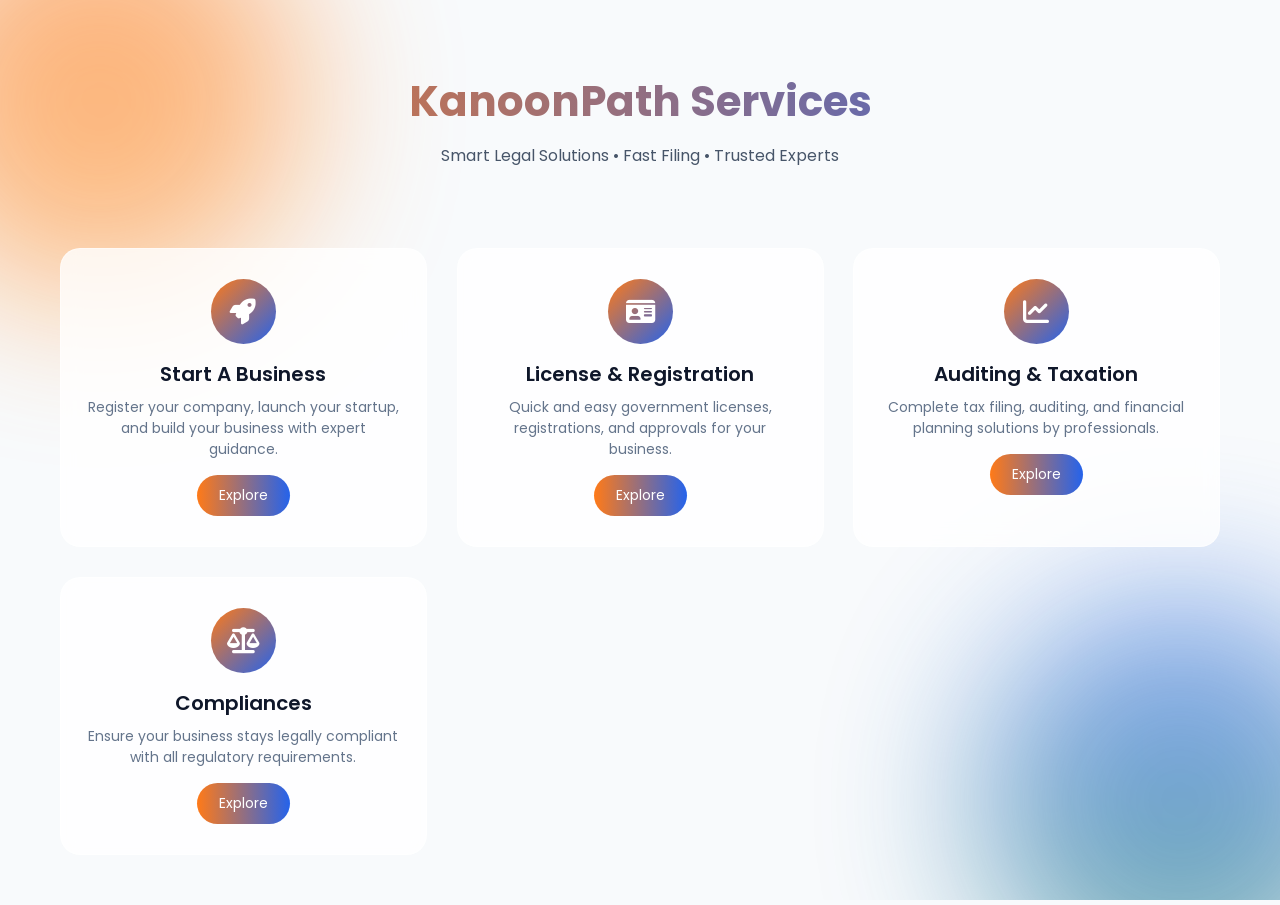
<file: services.html>
<!DOCTYPE html>
<html lang="en">
<head>
<meta charset="UTF-8">
<meta name="viewport" content="width=device-width, initial-scale=1.0">
<title>KanoonPath Services</title>

<link href="https://fonts.googleapis.com/css2?family=Poppins:wght@300;400;500;600;700&display=swap" rel="stylesheet">
<link rel="stylesheet" href="https://cdnjs.cloudflare.com/ajax/libs/font-awesome/6.5.0/css/all.min.css">

<style>
*{margin:0;padding:0;box-sizing:border-box;font-family:'Poppins',sans-serif}

:root{
  --orange:#ff7a18;
  --orange2:#ff9a3c;
  --blue:#2563eb;
  --teal:#0f766e;
  --dark:#0f172a;
}

body{
  background:#f8fafc;
  overflow-x:hidden;
}

/* SAFE BACKGROUND (NO FLICKER) */
.bg-blur{
  position:fixed;
  top:0;
  left:0;
  width:100%;
  height:100%;
  z-index:-1;
  overflow:hidden;
}

.blob{
  position:absolute;
  width:400px;
  height:400px;
  border-radius:50%;
  filter:blur(80px);
  opacity:0.6;
}

.blob1{
  background:linear-gradient(var(--orange),var(--orange2));
  top:-100px;
  left:-100px;
}

.blob2{
  background:linear-gradient(var(--blue),var(--teal));
  bottom:-100px;
  right:-100px;
}

/* HEADER */
.header{
  text-align:center;
  padding:70px 20px 30px;
}

.header h1{
  font-size:42px;
  font-weight:700;
  background:linear-gradient(90deg,var(--orange),var(--blue));
  -webkit-background-clip:text;
  -webkit-text-fill-color:transparent;
}

.header p{
  margin-top:10px;
  color:#475569;
}

/* GRID */
.services-container{
  display:grid;
  grid-template-columns:repeat(auto-fit,minmax(280px,1fr));
  gap:30px;
  padding:50px 60px;
}

/* CARD (PERFORMANCE FIXED) */
.service-card{
  background:#ffffffcc;
  backdrop-filter:blur(10px);
  border-radius:20px;
  padding:30px 25px;
  text-align:center;
  transition:transform .3s ease, box-shadow .3s ease;
  border:1px solid rgba(255,255,255,0.4);
  will-change:transform;
}

.service-card:hover{
  transform:translateY(-8px);
  box-shadow:0 15px 40px rgba(0,0,0,0.15);
}

/* ICON */
.icon-wrap{
  width:65px;height:65px;
  margin:0 auto 15px;
  border-radius:50%;
  display:flex;
  align-items:center;
  justify-content:center;
  background:linear-gradient(135deg,var(--orange),var(--blue));
  color:#fff;
  font-size:26px;
}

.service-card h2{
  font-size:20px;
  font-weight:600;
  margin-bottom:8px;
  color:var(--dark);
}

.service-card p{
  font-size:14px;
  color:#64748b;
}

/* BUTTON */
.service-card a{
  display:inline-block;
  margin-top:15px;
  padding:10px 22px;
  border-radius:25px;
  background:linear-gradient(90deg,var(--orange),var(--blue));
  color:#fff;
  text-decoration:none;
  font-size:14px;
  transition:all .3s;
}

.service-card a:hover{
  transform:translateY(-2px);
  box-shadow:0 8px 20px rgba(0,0,0,0.2);
}

/* RESPONSIVE */
@media(max-width:768px){
  .services-container{padding:20px}
  .header h1{font-size:30px}
}

</style>
</head>

<body>

<div class="bg-blur">
  <div class="blob blob1"></div>
  <div class="blob blob2"></div>
</div>

<div class="header">
  <h1>KanoonPath Services</h1>
  <p>Smart Legal Solutions • Fast Filing • Trusted Experts</p>
</div>

<div class="services-container">

  <div class="service-card">
    <div class="icon-wrap"><i class="fa-solid fa-rocket"></i></div>
    <h2>Start A Business</h2>
    <p>Register your company, launch your startup, and build your business with expert guidance.</p>
    <a href="Services/Start a Business.html">Explore</a>
  </div>

  <div class="service-card">
    <div class="icon-wrap"><i class="fa-solid fa-id-card"></i></div>
    <h2>License & Registration</h2>
    <p>Quick and easy government licenses, registrations, and approvals for your business.</p>
    <a href="#">Explore</a>
  </div>

  <div class="service-card">
    <div class="icon-wrap"><i class="fa-solid fa-chart-line"></i></div>
    <h2>Auditing & Taxation</h2>
    <p>Complete tax filing, auditing, and financial planning solutions by professionals.</p>
    <a href="#">Explore</a>
  </div>

  <div class="service-card">
    <div class="icon-wrap"><i class="fa-solid fa-scale-balanced"></i></div>
    <h2>Compliances</h2>
    <p>Ensure your business stays legally compliant with all regulatory requirements.</p>
    <a href="#">Explore</a>
  </div>

</div>

</body>
</html>
</file>
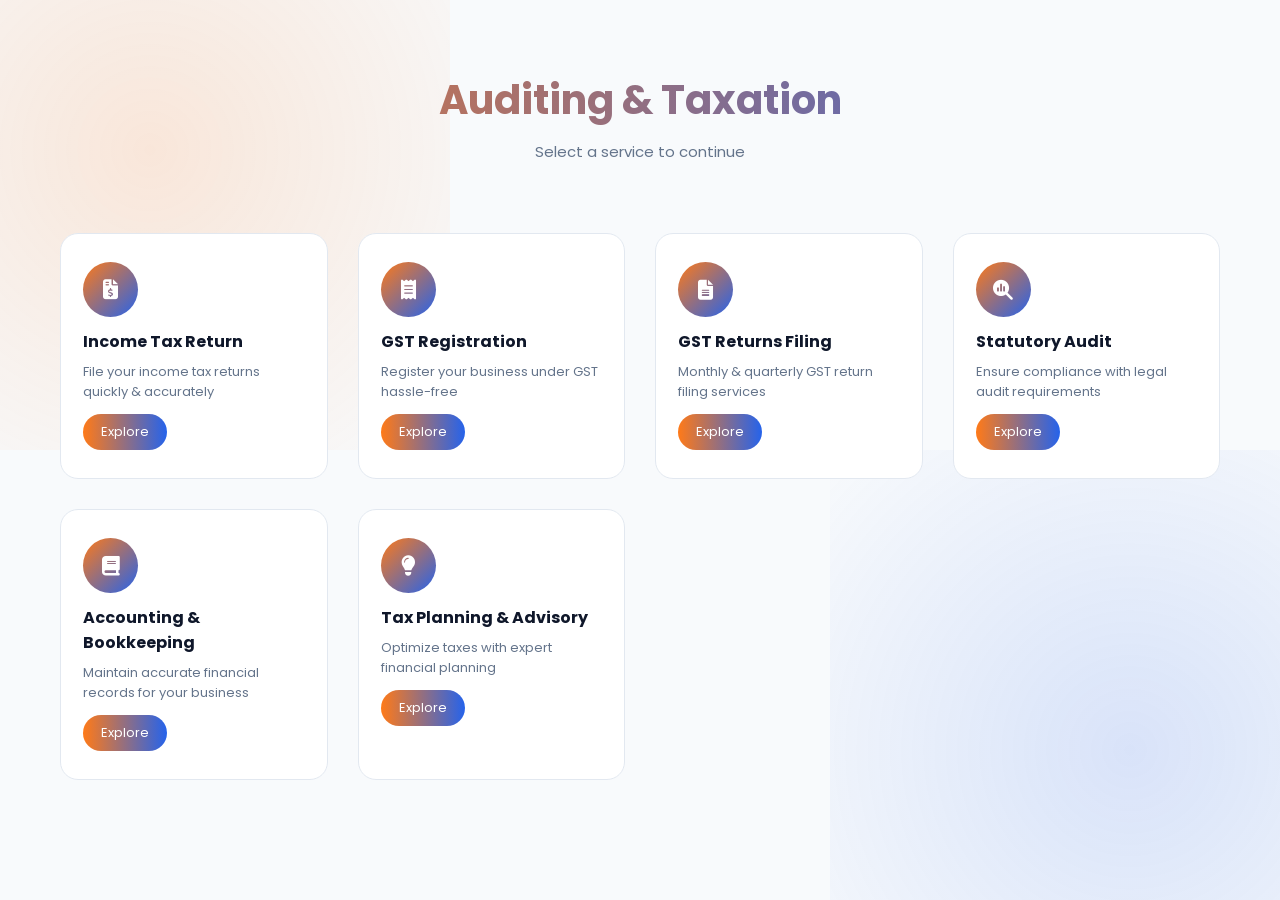
<file: Services/Auditing & Taxation.html>
<!DOCTYPE html>
<html lang="en">
<head>
<meta charset="UTF-8">
<meta name="viewport" content="width=device-width, initial-scale=1.0">
<title>Start A Business - KanoonPath</title>

<link href="https://fonts.googleapis.com/css2?family=Poppins:wght@300;400;500;600;700&display=swap" rel="stylesheet">
<link rel="stylesheet" href="https://cdnjs.cloudflare.com/ajax/libs/font-awesome/6.5.0/css/all.min.css">
<link rel="stylesheet" href="service.css">
<!-- <style>
*{margin:0;padding:0;box-sizing:border-box;font-family:'Poppins',sans-serif}

:root{
  --orange:#ff7a18;
  --orange2:#ff9a3c;
  --blue:#2563eb;
  --dark:#0f172a;
}

body{
  background:#f8fafc;
}

/* subtle gradient background */
body::before{
  content:"";
  position:fixed;
  width:600px;
  height:600px;
  background:radial-gradient(circle,rgba(255,122,24,0.15),transparent);
  top:-150px;
  left:-150px;
  z-index:-1;
}

body::after{
  content:"";
  position:fixed;
  width:600px;
  height:600px;
  background:radial-gradient(circle,rgba(37,99,235,0.15),transparent);
  bottom:-150px;
  right:-150px;
  z-index:-1;
}

.header{
  text-align:center;
  padding:70px 20px 30px;
}

.header h1{
  font-size:40px;
  font-weight:700;
  background:linear-gradient(90deg,var(--orange),var(--blue));
  -webkit-background-clip:text;
  -webkit-text-fill-color:transparent;
}

.header p{
  margin-top:10px;
  color:#64748b;
  font-size:15px;
}

/* GRID */
.services-container{
  display:grid;
  grid-template-columns:repeat(auto-fit,minmax(260px,1fr));
  gap:30px;
  padding:40px 60px 70px;
}

/* CARD */
.service-card{
  background:#ffffff;
  border-radius:18px;
  padding:28px 22px;
  transition:all .3s ease;
  border:1px solid #e2e8f0;
  position:relative;
  overflow:hidden;
}

/* gradient border effect */
.service-card::before{
  content:"";
  position:absolute;
  inset:0;
  border-radius:18px;
  padding:1px;
  background:linear-gradient(120deg,var(--orange),var(--blue));
  -webkit-mask:
    linear-gradient(#fff 0 0) content-box,
    linear-gradient(#fff 0 0);
  -webkit-mask-composite:xor;
  mask-composite:exclude;
  opacity:0;
  transition:.3s;
}

.service-card:hover::before{opacity:1}

.service-card:hover{
  transform:translateY(-8px);
  box-shadow:0 15px 40px rgba(0,0,0,0.12);
}

/* ICON CIRCLE */
.icon{
  width:55px;
  height:55px;
  border-radius:50%;
  display:flex;
  align-items:center;
  justify-content:center;
  background:linear-gradient(135deg,var(--orange),var(--blue));
  color:#fff;
  font-size:20px;
  margin-bottom:12px;
}

.service-card h3{
  font-size:16px;
  margin-bottom:8px;
  color:var(--dark);
}

.service-card p{
  font-size:13px;
  color:#64748b;
  margin-bottom:12px;
}

/* BUTTON */
.service-card a{
  display:inline-block;
  padding:8px 18px;
  border-radius:20px;
  background:linear-gradient(90deg,var(--orange),var(--blue));
  color:#fff;
  text-decoration:none;
  font-size:13px;
  transition:.3s;
}

.service-card a:hover{
  transform:translateY(-2px);
  box-shadow:0 8px 18px rgba(0,0,0,0.2);
}

/* hover shine */
.service-card::after{
  content:"";
  position:absolute;
  top:0;left:-100%;
  width:100%;height:100%;
  background:linear-gradient(120deg,transparent,rgba(255,255,255,0.6),transparent);
  transition:.6s;
}

.service-card:hover::after{left:100%}

@media(max-width:768px){
  .services-container{padding:20px}
  .header h1{font-size:30px}
}

</style> -->
</head>

<body>

<div class="header">
  <h1>Auditing & Taxation</h1>
  <p>Select a service to continue</p>
</div>

<div class="services-container">

  <div class="service-card">
    <div class="icon"><i class="fa-solid fa-file-invoice-dollar"></i></div>
    <h3>Income Tax Return</h3>
    <p>File your income tax returns quickly & accurately</p>
    <a href="/Auditing and Taxation/incometax.html">Explore</a>
  </div>

  <div class="service-card">
    <div class="icon"><i class="fa-solid fa-receipt"></i></div>
    <h3>GST Registration</h3>
    <p>Register your business under GST hassle-free</p>
    <a href="/Auditing and Taxation/GST_registration.html">Explore</a>
  </div>

  <div class="service-card">
    <div class="icon"><i class="fa-solid fa-file-lines"></i></div>
    <h3>GST Returns Filing</h3>
    <p>Monthly & quarterly GST return filing services</p>
    <a href="/Auditing and Taxation/GST_returns.html">Explore</a>
  </div>

  <div class="service-card">
    <div class="icon"><i class="fa-solid fa-magnifying-glass-chart"></i></div>
    <h3>Statutory Audit</h3>
    <p>Ensure compliance with legal audit requirements</p>
    <a href="/Auditing and Taxation/statutory.html">Explore</a>
  </div>

  <div class="service-card">
    <div class="icon"><i class="fa-solid fa-book"></i></div>
    <h3>Accounting & Bookkeeping</h3>
    <p>Maintain accurate financial records for your business</p>
    <a href="/Auditing and Taxation/accounting_bookkeeping.html">Explore</a>
  </div>

  <div class="service-card">
    <div class="icon"><i class="fa-solid fa-lightbulb"></i></div>
    <h3>Tax Planning & Advisory</h3>
    <p>Optimize taxes with expert financial planning</p>
    <a href="/Auditing and Taxation/tax_planning.html">Explore</a>
  </div>

</div>

</body>
</html>
</file>
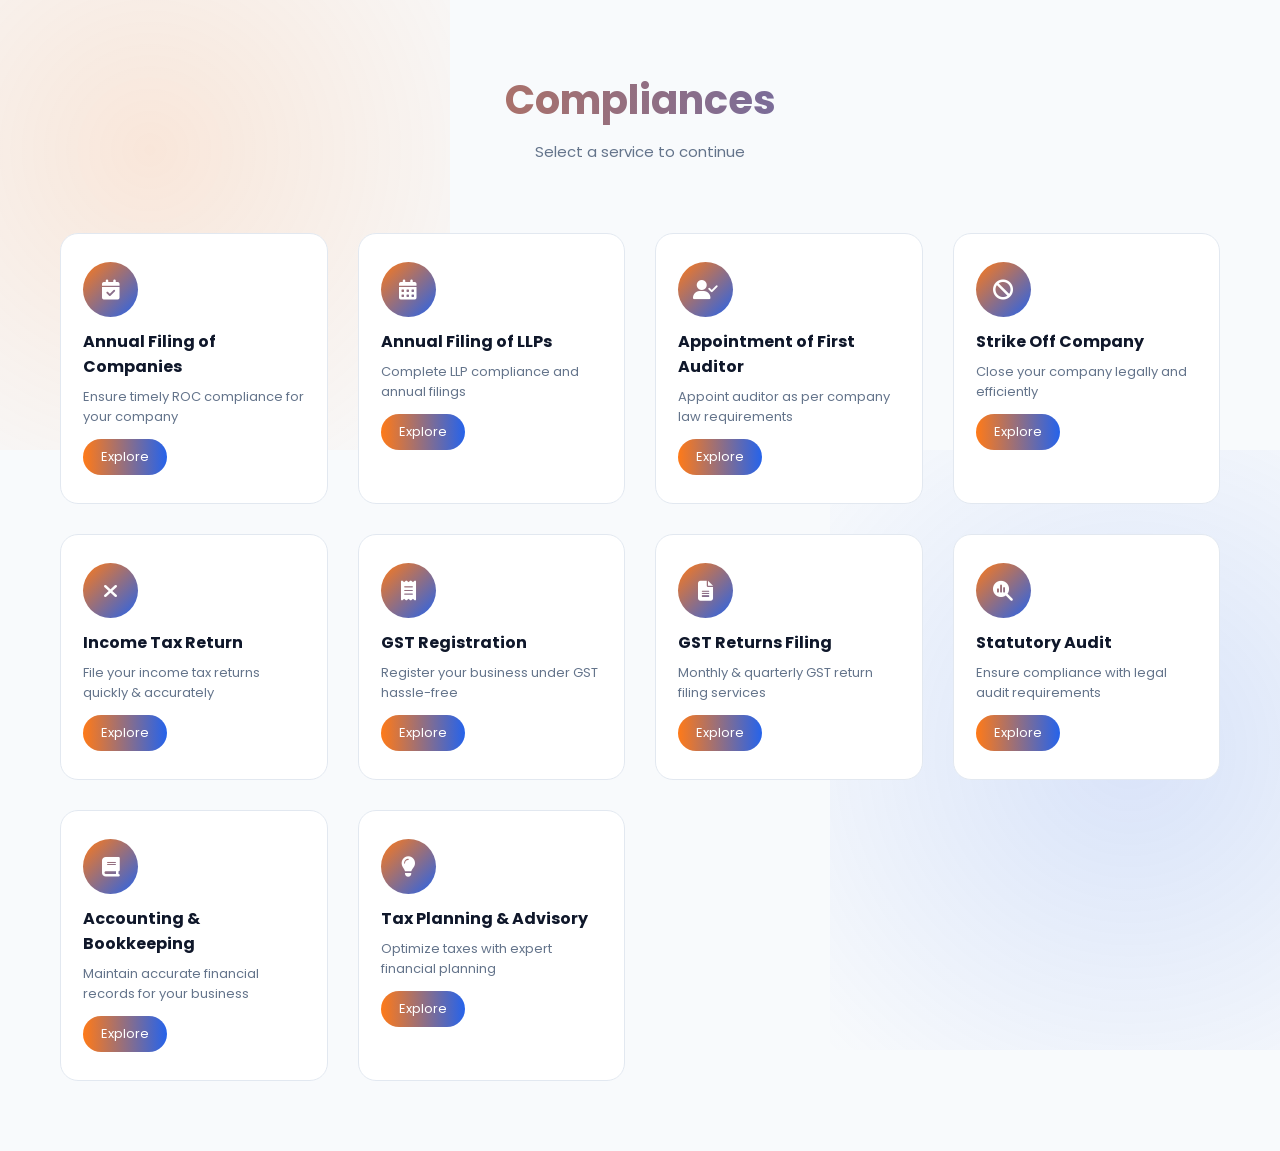
<file: Services/Compliances.html>
<!DOCTYPE html>
<html lang="en">
<head>
<meta charset="UTF-8">
<meta name="viewport" content="width=device-width, initial-scale=1.0">
<title>Start A Business - KanoonPath</title>

<link href="https://fonts.googleapis.com/css2?family=Poppins:wght@300;400;500;600;700&display=swap" rel="stylesheet">
<link rel="stylesheet" href="https://cdnjs.cloudflare.com/ajax/libs/font-awesome/6.5.0/css/all.min.css">
<link rel="stylesheet" href="service.css">
<!-- <style>
*{margin:0;padding:0;box-sizing:border-box;font-family:'Poppins',sans-serif}

:root{
  --orange:#ff7a18;
  --orange2:#ff9a3c;
  --blue:#2563eb;
  --dark:#0f172a;
}

body{
  background:#f8fafc;
}

/* subtle gradient background */
body::before{
  content:"";
  position:fixed;
  width:600px;
  height:600px;
  background:radial-gradient(circle,rgba(255,122,24,0.15),transparent);
  top:-150px;
  left:-150px;
  z-index:-1;
}

body::after{
  content:"";
  position:fixed;
  width:600px;
  height:600px;
  background:radial-gradient(circle,rgba(37,99,235,0.15),transparent);
  bottom:-150px;
  right:-150px;
  z-index:-1;
}

.header{
  text-align:center;
  padding:70px 20px 30px;
}

.header h1{
  font-size:40px;
  font-weight:700;
  background:linear-gradient(90deg,var(--orange),var(--blue));
  -webkit-background-clip:text;
  -webkit-text-fill-color:transparent;
}

.header p{
  margin-top:10px;
  color:#64748b;
  font-size:15px;
}

/* GRID */
.services-container{
  display:grid;
  grid-template-columns:repeat(auto-fit,minmax(260px,1fr));
  gap:30px;
  padding:40px 60px 70px;
}

/* CARD */
.service-card{
  background:#ffffff;
  border-radius:18px;
  padding:28px 22px;
  transition:all .3s ease;
  border:1px solid #e2e8f0;
  position:relative;
  overflow:hidden;
}

/* gradient border effect */
.service-card::before{
  content:"";
  position:absolute;
  inset:0;
  border-radius:18px;
  padding:1px;
  background:linear-gradient(120deg,var(--orange),var(--blue));
  -webkit-mask:
    linear-gradient(#fff 0 0) content-box,
    linear-gradient(#fff 0 0);
  -webkit-mask-composite:xor;
  mask-composite:exclude;
  opacity:0;
  transition:.3s;
}

.service-card:hover::before{opacity:1}

.service-card:hover{
  transform:translateY(-8px);
  box-shadow:0 15px 40px rgba(0,0,0,0.12);
}

/* ICON CIRCLE */
.icon{
  width:55px;
  height:55px;
  border-radius:50%;
  display:flex;
  align-items:center;
  justify-content:center;
  background:linear-gradient(135deg,var(--orange),var(--blue));
  color:#fff;
  font-size:20px;
  margin-bottom:12px;
}

.service-card h3{
  font-size:16px;
  margin-bottom:8px;
  color:var(--dark);
}

.service-card p{
  font-size:13px;
  color:#64748b;
  margin-bottom:12px;
}

/* BUTTON */
.service-card a{
  display:inline-block;
  padding:8px 18px;
  border-radius:20px;
  background:linear-gradient(90deg,var(--orange),var(--blue));
  color:#fff;
  text-decoration:none;
  font-size:13px;
  transition:.3s;
}

.service-card a:hover{
  transform:translateY(-2px);
  box-shadow:0 8px 18px rgba(0,0,0,0.2);
}

/* hover shine */
.service-card::after{
  content:"";
  position:absolute;
  top:0;left:-100%;
  width:100%;height:100%;
  background:linear-gradient(120deg,transparent,rgba(255,255,255,0.6),transparent);
  transition:.6s;
}

.service-card:hover::after{left:100%}

@media(max-width:768px){
  .services-container{padding:20px}
  .header h1{font-size:30px}
}

</style> -->
</head>

<body>

<div class="header">
  <h1>Compliances</h1>
  <p>Select a service to continue</p>
</div>

<div class="services-container">

  <div class="service-card">
    <div class="icon"><i class="fa-solid fa-calendar-check"></i></div>
    <h3>Annual Filing of Companies</h3>
    <p>Ensure timely ROC compliance for your company</p>
    <a href="/Compliances/annual_filling.html">Explore</a>
  </div>

  <div class="service-card">
    <div class="icon"><i class="fa-solid fa-calendar-days"></i></div>
    <h3>Annual Filing of LLPs</h3>
    <p>Complete LLP compliance and annual filings</p>
    <a href="/Compliances/annual_filling_LLP.html">Explore</a>
  </div>

  <div class="service-card">
    <div class="icon"><i class="fa-solid fa-user-check"></i></div>
    <h3>Appointment of First Auditor</h3>
    <p>Appoint auditor as per company law requirements</p>
    <a href="/Compliances/appointment_auditor.html">Explore</a>
  </div>

  <div class="service-card">
    <div class="icon"><i class="fa-solid fa-ban"></i></div>
    <h3>Strike Off Company</h3>
    <p>Close your company legally and efficiently</p>
    <a href="/Compliances/strike_company.html">Explore</a>
  </div>

  <div class="service-card">
    <div class="icon"><i class="fa-solid fa-xmark"></i></div>
    <h3>Income Tax Return</h3>
    <p>File your income tax returns quickly & accurately</p>
    <a href="/Auditing and Taxation/incometax.html">Explore</a>
  </div>

  <div class="service-card">
    <div class="icon"><i class="fa-solid fa-receipt"></i></div>
    <h3>GST Registration</h3>
    <p>Register your business under GST hassle-free</p>
    <a href="/Auditing and Taxation/GST_registration.html">Explore</a>
  </div>

  <div class="service-card">
    <div class="icon"><i class="fa-solid fa-file-lines"></i></div>
    <h3>GST Returns Filing</h3>
    <p>Monthly & quarterly GST return filing services</p>
    <a href="/Auditing and Taxation/GST_returns.html">Explore</a>
  </div>

  <div class="service-card">
    <div class="icon"><i class="fa-solid fa-magnifying-glass-chart"></i></div>
    <h3>Statutory Audit</h3>
    <p>Ensure compliance with legal audit requirements</p>
    <a href="/Auditing and Taxation/statutory.html">Explore</a>
  </div>

  <div class="service-card">
    <div class="icon"><i class="fa-solid fa-book"></i></div>
    <h3>Accounting & Bookkeeping</h3>
    <p>Maintain accurate financial records for your business</p>
    <a href="/Auditing and Taxation/accounting_bookkeeping.html">Explore</a>
  </div>

  <div class="service-card">
    <div class="icon"><i class="fa-solid fa-lightbulb"></i></div>
    <h3>Tax Planning & Advisory</h3>
    <p>Optimize taxes with expert financial planning</p>
    <a href="/Auditing and Taxation/tax_planning.html">Explore</a>
  </div>

</div>

</body>
</html>
</file>
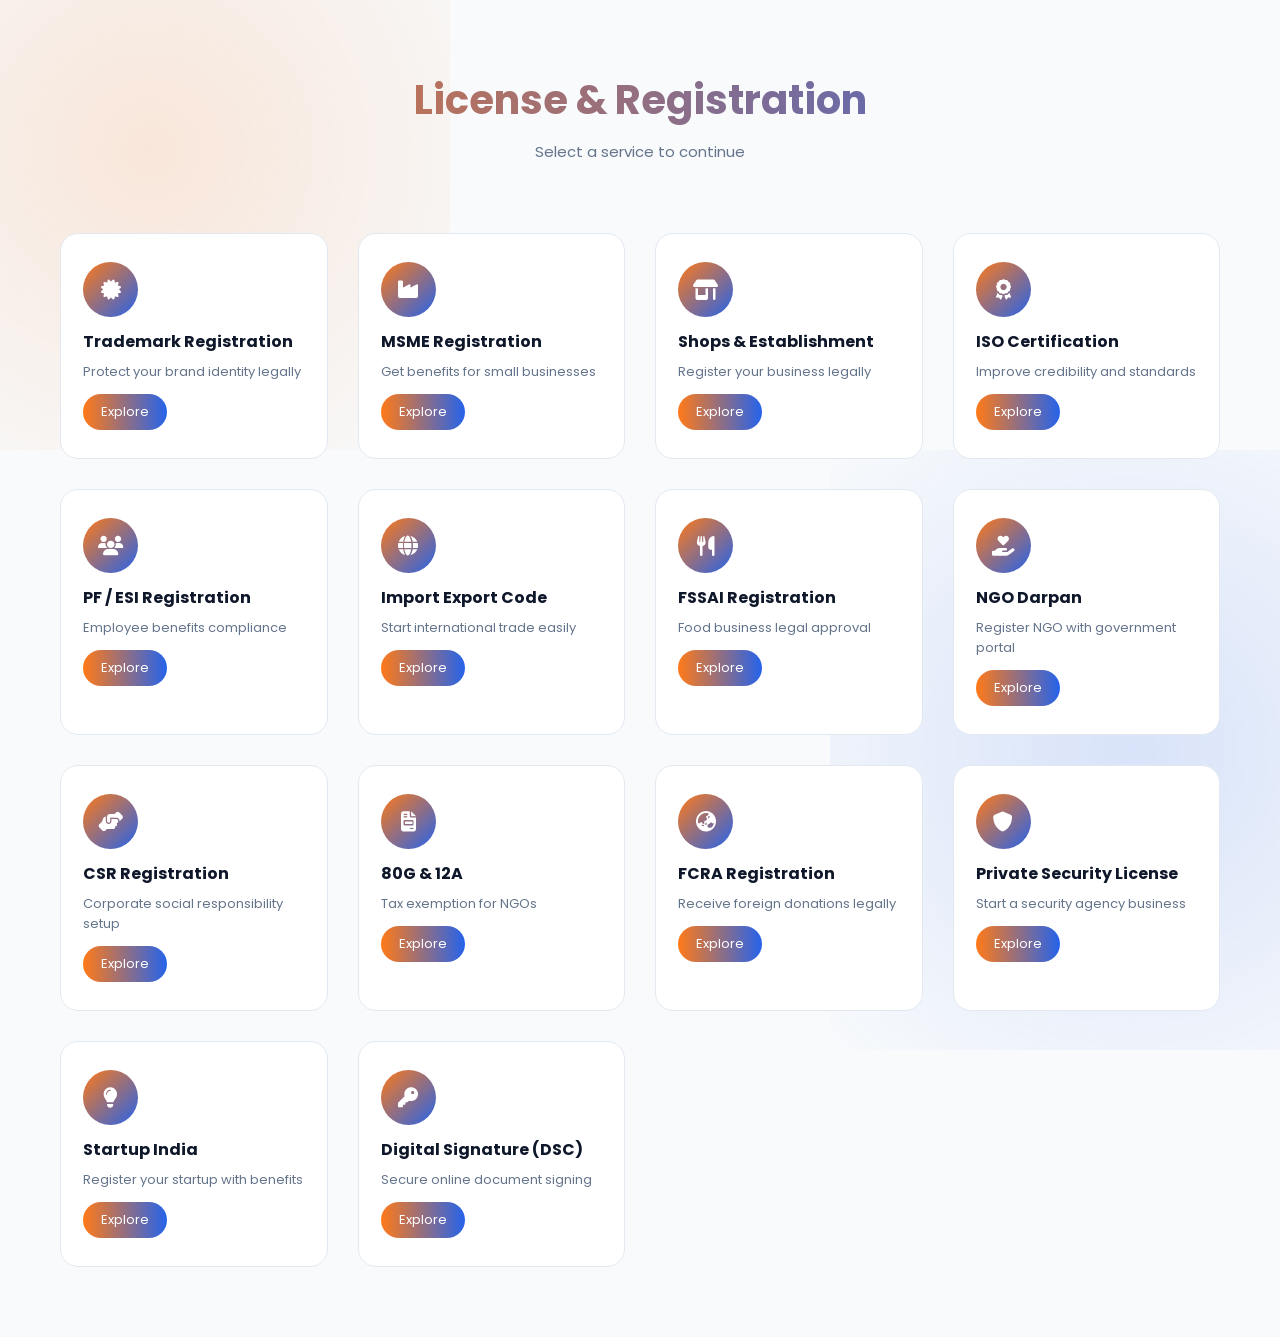
<file: Services/License & Registation.html>
<!DOCTYPE html>
<html lang="en">
<head>
<meta charset="UTF-8">
<meta name="viewport" content="width=device-width, initial-scale=1.0">
<title>Start A Business - KanoonPath</title>

<link href="https://fonts.googleapis.com/css2?family=Poppins:wght@300;400;500;600;700&display=swap" rel="stylesheet">
<link rel="stylesheet" href="https://cdnjs.cloudflare.com/ajax/libs/font-awesome/6.5.0/css/all.min.css">
<link rel="stylesheet" href="service.css">
<!-- <style>
*{margin:0;padding:0;box-sizing:border-box;font-family:'Poppins',sans-serif}

:root{
  --orange:#ff7a18;
  --orange2:#ff9a3c;
  --blue:#2563eb;
  --dark:#0f172a;
}

body{
  background:#f8fafc;
}

/* subtle gradient background */
body::before{
  content:"";
  position:fixed;
  width:600px;
  height:600px;
  background:radial-gradient(circle,rgba(255,122,24,0.15),transparent);
  top:-150px;
  left:-150px;
  z-index:-1;
}

body::after{
  content:"";
  position:fixed;
  width:600px;
  height:600px;
  background:radial-gradient(circle,rgba(37,99,235,0.15),transparent);
  bottom:-150px;
  right:-150px;
  z-index:-1;
}

.header{
  text-align:center;
  padding:70px 20px 30px;
}

.header h1{
  font-size:40px;
  font-weight:700;
  background:linear-gradient(90deg,var(--orange),var(--blue));
  -webkit-background-clip:text;
  -webkit-text-fill-color:transparent;
}

.header p{
  margin-top:10px;
  color:#64748b;
  font-size:15px;
}

/* GRID */
.services-container{
  display:grid;
  grid-template-columns:repeat(auto-fit,minmax(260px,1fr));
  gap:30px;
  padding:40px 60px 70px;
}

/* CARD */
.service-card{
  background:#ffffff;
  border-radius:18px;
  padding:28px 22px;
  transition:all .3s ease;
  border:1px solid #e2e8f0;
  position:relative;
  overflow:hidden;
}

/* gradient border effect */
.service-card::before{
  content:"";
  position:absolute;
  inset:0;
  border-radius:18px;
  padding:1px;
  background:linear-gradient(120deg,var(--orange),var(--blue));
  -webkit-mask:
    linear-gradient(#fff 0 0) content-box,
    linear-gradient(#fff 0 0);
  -webkit-mask-composite:xor;
  mask-composite:exclude;
  opacity:0;
  transition:.3s;
}

.service-card:hover::before{opacity:1}

.service-card:hover{
  transform:translateY(-8px);
  box-shadow:0 15px 40px rgba(0,0,0,0.12);
}

/* ICON CIRCLE */
.icon{
  width:55px;
  height:55px;
  border-radius:50%;
  display:flex;
  align-items:center;
  justify-content:center;
  background:linear-gradient(135deg,var(--orange),var(--blue));
  color:#fff;
  font-size:20px;
  margin-bottom:12px;
}

.service-card h3{
  font-size:16px;
  margin-bottom:8px;
  color:var(--dark);
}

.service-card p{
  font-size:13px;
  color:#64748b;
  margin-bottom:12px;
}

/* BUTTON */
.service-card a{
  display:inline-block;
  padding:8px 18px;
  border-radius:20px;
  background:linear-gradient(90deg,var(--orange),var(--blue));
  color:#fff;
  text-decoration:none;
  font-size:13px;
  transition:.3s;
}

.service-card a:hover{
  transform:translateY(-2px);
  box-shadow:0 8px 18px rgba(0,0,0,0.2);
}

/* hover shine */
.service-card::after{
  content:"";
  position:absolute;
  top:0;left:-100%;
  width:100%;height:100%;
  background:linear-gradient(120deg,transparent,rgba(255,255,255,0.6),transparent);
  transition:.6s;
}

.service-card:hover::after{left:100%}

@media(max-width:768px){
  .services-container{padding:20px}
  .header h1{font-size:30px}
}

</style> -->
</head>

<body>

<div class="header">
  <h1>License & Registration</h1>
  <p>Select a service to continue</p>
</div>

<div class="services-container">

  <div class="service-card">
    <div class="icon"><i class="fa-solid fa-certificate"></i></div>
    <h3>Trademark Registration</h3>
    <p>Protect your brand identity legally</p>
    <a href="/License and Registration/trademark_registration.html">Explore</a>
  </div>

  <div class="service-card">
    <div class="icon"><i class="fa-solid fa-industry"></i></div>
    <h3>MSME Registration</h3>
    <p>Get benefits for small businesses</p>
    <a href="/License and Registration/MSME_registration.html">Explore</a>
  </div>

  <div class="service-card">
    <div class="icon"><i class="fa-solid fa-shop"></i></div>
    <h3>Shops & Establishment</h3>
    <p>Register your business legally</p>
    <a href="/License and Registration/shops_establishment.html">Explore</a>
  </div>

  <div class="service-card">
    <div class="icon"><i class="fa-solid fa-award"></i></div>
    <h3>ISO Certification</h3>
    <p>Improve credibility and standards</p>
    <a href="/License and Registration/ISO.html">Explore</a>
  </div>

  <div class="service-card">
    <div class="icon"><i class="fa-solid fa-users"></i></div>
    <h3>PF / ESI Registration</h3>
    <p>Employee benefits compliance</p>
    <a href="/License and Registration/PF_ESI.html">Explore</a>
  </div>

  <div class="service-card">
    <div class="icon"><i class="fa-solid fa-globe"></i></div>
    <h3>Import Export Code</h3>
    <p>Start international trade easily</p>
    <a href="/License and Registration/import_export.html">Explore</a>
  </div>

  <div class="service-card">
    <div class="icon"><i class="fa-solid fa-utensils"></i></div>
    <h3>FSSAI Registration</h3>
    <p>Food business legal approval</p>
    <a href="/License and Registration/FSSAI.html">Explore</a>
  </div>

  <div class="service-card">
    <div class="icon"><i class="fa-solid fa-hand-holding-heart"></i></div>
    <h3>NGO Darpan</h3>
    <p>Register NGO with government portal</p>
    <a href="/License and Registration/NGO_darpan.html">Explore</a>
  </div>

  <div class="service-card">
    <div class="icon"><i class="fa-solid fa-handshake-angle"></i></div>
    <h3>CSR Registration</h3>
    <p>Corporate social responsibility setup</p>
    <a href="/License and Registration/CSR_registration.html">Explore</a>
  </div>

  <div class="service-card">
    <div class="icon"><i class="fa-solid fa-file-invoice"></i></div>
    <h3>80G & 12A</h3>
    <p>Tax exemption for NGOs</p>
    <a href="/License and Registration/80G_and_12A.html">Explore</a>
  </div>

  <div class="service-card">
    <div class="icon"><i class="fa-solid fa-earth-asia"></i></div>
    <h3>FCRA Registration</h3>
    <p>Receive foreign donations legally</p>
    <a href="/License and Registration/FCRA_registration.html">Explore</a>
  </div>

  <div class="service-card">
    <div class="icon"><i class="fa-solid fa-shield"></i></div>
    <h3>Private Security License</h3>
    <p>Start a security agency business</p>
    <a href="/License and Registration/private_security.html">Explore</a>
  </div>

  <div class="service-card">
    <div class="icon"><i class="fa-solid fa-lightbulb"></i></div>
    <h3>Startup India</h3>
    <p>Register your startup with benefits</p>
    <a href="/License and Registration/startup.html">Explore</a>
  </div>

  <div class="service-card">
    <div class="icon"><i class="fa-solid fa-key"></i></div>
    <h3>Digital Signature (DSC)</h3>
    <p>Secure online document signing</p>
    <a href="/License and Registration/digital-signature.html">Explore</a>
  </div>

</div>

</body>
</html>
</file>
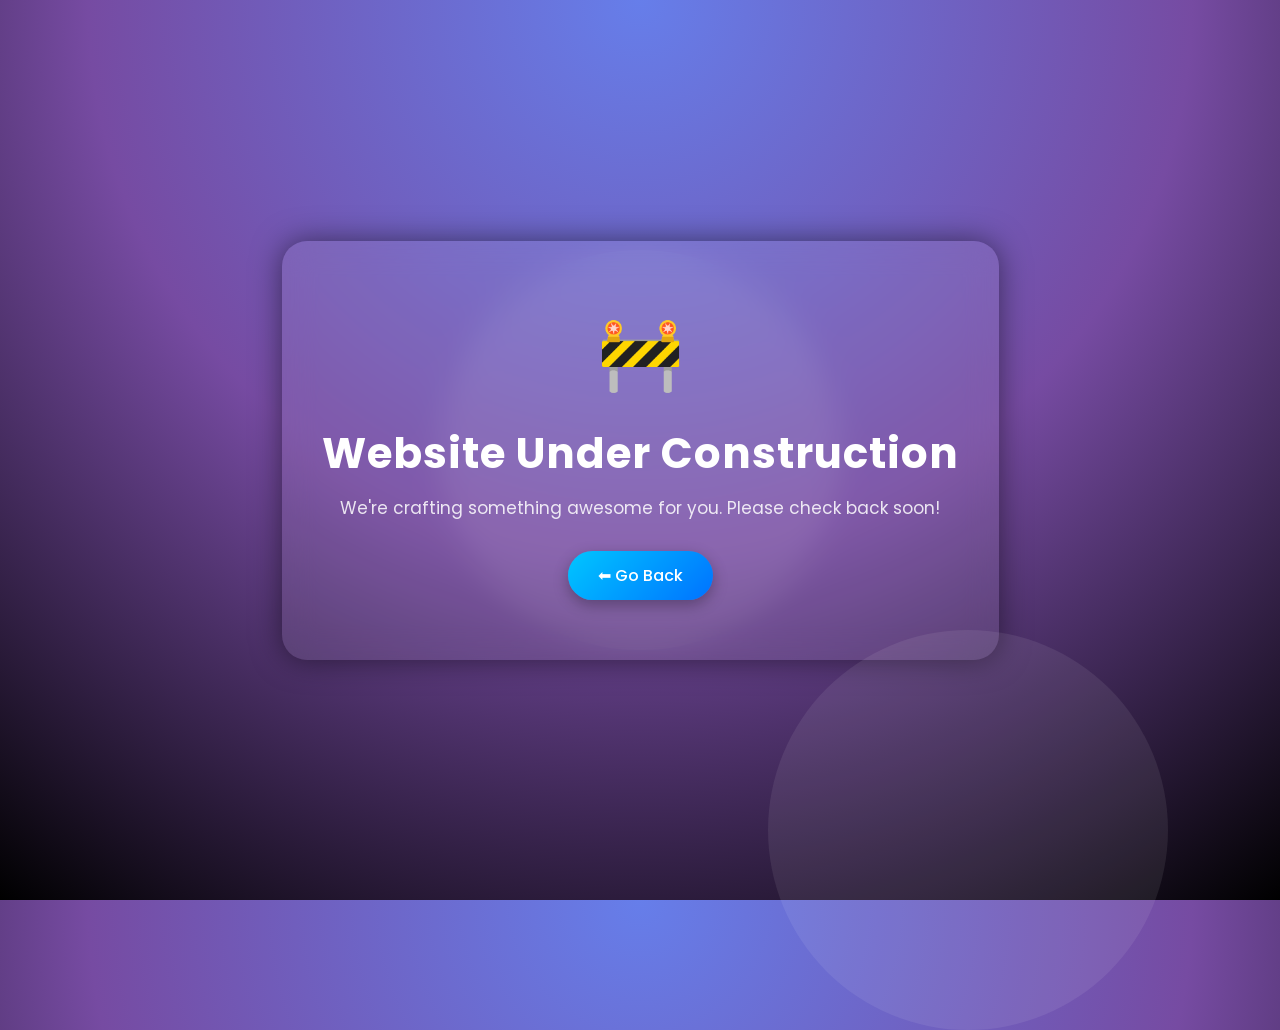
<file: Services/underconstruction.html>
<!DOCTYPE html>
<html lang="en">
<head>
<meta charset="UTF-8">
<title>Under Construction</title>

<link href="https://fonts.googleapis.com/css2?family=Poppins:wght@300;500;700&display=swap" rel="stylesheet">

<style>

*{
  margin:0;
  padding:0;
  box-sizing:border-box;
  font-family:'Poppins',sans-serif;
}

body{
  height:100vh;
  display:flex;
  justify-content:center;
  align-items:center;
  background: radial-gradient(circle at top, #667eea, #764ba2, #000);
  overflow:hidden;
  color:#fff;
}

/* Animated background circles */
body::before, body::after{
  content:'';
  position:absolute;
  width:400px;
  height:400px;
  border-radius:50%;
  background:rgba(255,255,255,0.08);
  animation:move 12s infinite alternate;
}

body::after{
  top:70%;
  left:60%;
  animation-delay:3s;
}

@keyframes move{
  from{ transform:translate(0,0); }
  to{ transform:translate(-100px,-150px); }
}

/* Main Container */
.container{
  position:relative;
  text-align:center;
  padding:60px 40px;
  border-radius:25px;
  background:rgba(255,255,255,0.08);
  backdrop-filter:blur(15px);
  box-shadow:0 0 30px rgba(0,0,0,0.5);
  animation:fadeIn 1.5s ease;
}

/* Entrance animation */
@keyframes fadeIn{
  from{
    opacity:0;
    transform:translateY(40px);
  }
  to{
    opacity:1;
    transform:translateY(0);
  }
}

/* Icon */
.icon{
  font-size:70px;
  margin-bottom:15px;
  animation:bounce 2s infinite;
}

@keyframes bounce{
  0%,100%{ transform:translateY(0); }
  50%{ transform:translateY(-12px); }
}

/* Heading */
h1{
  font-size:42px;
  margin-bottom:10px;
  letter-spacing:1px;
}

/* Subtext */
p{
  font-size:17px;
  opacity:0.85;
  margin-bottom:30px;
}

/* Button */
.btn{
  display:inline-block;
  padding:12px 30px;
  border-radius:30px;
  background:linear-gradient(135deg,#00c6ff,#0072ff);
  color:#fff;
  text-decoration:none;
  font-weight:500;
  transition:0.3s;
  box-shadow:0 5px 15px rgba(0,0,0,0.3);
}

.btn:hover{
  transform:translateY(-3px) scale(1.05);
  box-shadow:0 10px 25px rgba(0,0,0,0.5);
}

</style>
</head>

<body>

<div class="container">
  <div class="icon">🚧</div>
  <h1>Website Under Construction</h1>
  <p>We're crafting something awesome for you. Please check back soon!</p>
  <a href="index.html" class="btn">⬅ Go Back</a>
</div>

</body>
</html>
</file>
<file: Services/service.css>
*{margin:0;padding:0;box-sizing:border-box;font-family:'Poppins',sans-serif}

:root{
  --orange:#ff7a18;
  --orange2:#ff9a3c;
  --blue:#2563eb;
  --dark:#0f172a;
}

body{
  background:#f8fafc;
}

/* subtle gradient background */
body::before{
  content:"";
  position:fixed;
  width:600px;
  height:600px;
  background:radial-gradient(circle,rgba(255,122,24,0.15),transparent);
  top:-150px;
  left:-150px;
  z-index:-1;
}

body::after{
  content:"";
  position:fixed;
  width:600px;
  height:600px;
  background:radial-gradient(circle,rgba(37,99,235,0.15),transparent);
  bottom:-150px;
  right:-150px;
  z-index:-1;
}

.header{
  text-align:center;
  padding:70px 20px 30px;
}

.header h1{
  font-size:40px;
  font-weight:700;
  background:linear-gradient(90deg,var(--orange),var(--blue));
  -webkit-background-clip:text;
  -webkit-text-fill-color:transparent;
}

.header p{
  margin-top:10px;
  color:#64748b;
  font-size:15px;
}

/* GRID */
.services-container{
  display:grid;
  grid-template-columns:repeat(auto-fit,minmax(260px,1fr));
  gap:30px;
  padding:40px 60px 70px;
}

/* CARD */
.service-card{
  background:#ffffff;
  border-radius:18px;
  padding:28px 22px;
  transition:all .3s ease;
  border:1px solid #e2e8f0;
  position:relative;
  overflow:hidden;
}

/* gradient border effect */
.service-card::before{
  content:"";
  position:absolute;
  inset:0;
  border-radius:18px;
  padding:1px;
  background:linear-gradient(120deg,var(--orange),var(--blue));
  -webkit-mask:
    linear-gradient(#fff 0 0) content-box,
    linear-gradient(#fff 0 0);
  -webkit-mask-composite:xor;
  mask-composite:exclude;
  opacity:0;
  transition:.3s;
}

.service-card:hover::before{opacity:1}

.service-card:hover{
  transform:translateY(-8px);
  box-shadow:0 15px 40px rgba(0,0,0,0.12);
}

/* ICON CIRCLE */
.icon{
  width:55px;
  height:55px;
  border-radius:50%;
  display:flex;
  align-items:center;
  justify-content:center;
  background:linear-gradient(135deg,var(--orange),var(--blue));
  color:#fff;
  font-size:20px;
  margin-bottom:12px;
}

.service-card h3{
  font-size:16px;
  margin-bottom:8px;
  color:var(--dark);
}

.service-card p{
  font-size:13px;
  color:#64748b;
  margin-bottom:12px;
}

/* BUTTON */
.service-card a{
  display:inline-block;
  padding:8px 18px;
  border-radius:20px;
  background:linear-gradient(90deg,var(--orange),var(--blue));
  color:#fff;
  text-decoration:none;
  font-size:13px;
  transition:.3s;
}

.service-card a:hover{
  transform:translateY(-2px);
  box-shadow:0 8px 18px rgba(0,0,0,0.2);
}

/* hover shine */
.service-card::after{
  content:"";
  position:absolute;
  top:0;left:-100%;
  width:100%;height:100%;
  background:linear-gradient(120deg,transparent,rgba(255,255,255,0.6),transparent);
  transition:.6s;
}

.service-card:hover::after{left:100%}

@media(max-width:768px){
  .services-container{padding:20px}
  .header h1{font-size:30px}
}
</file>
